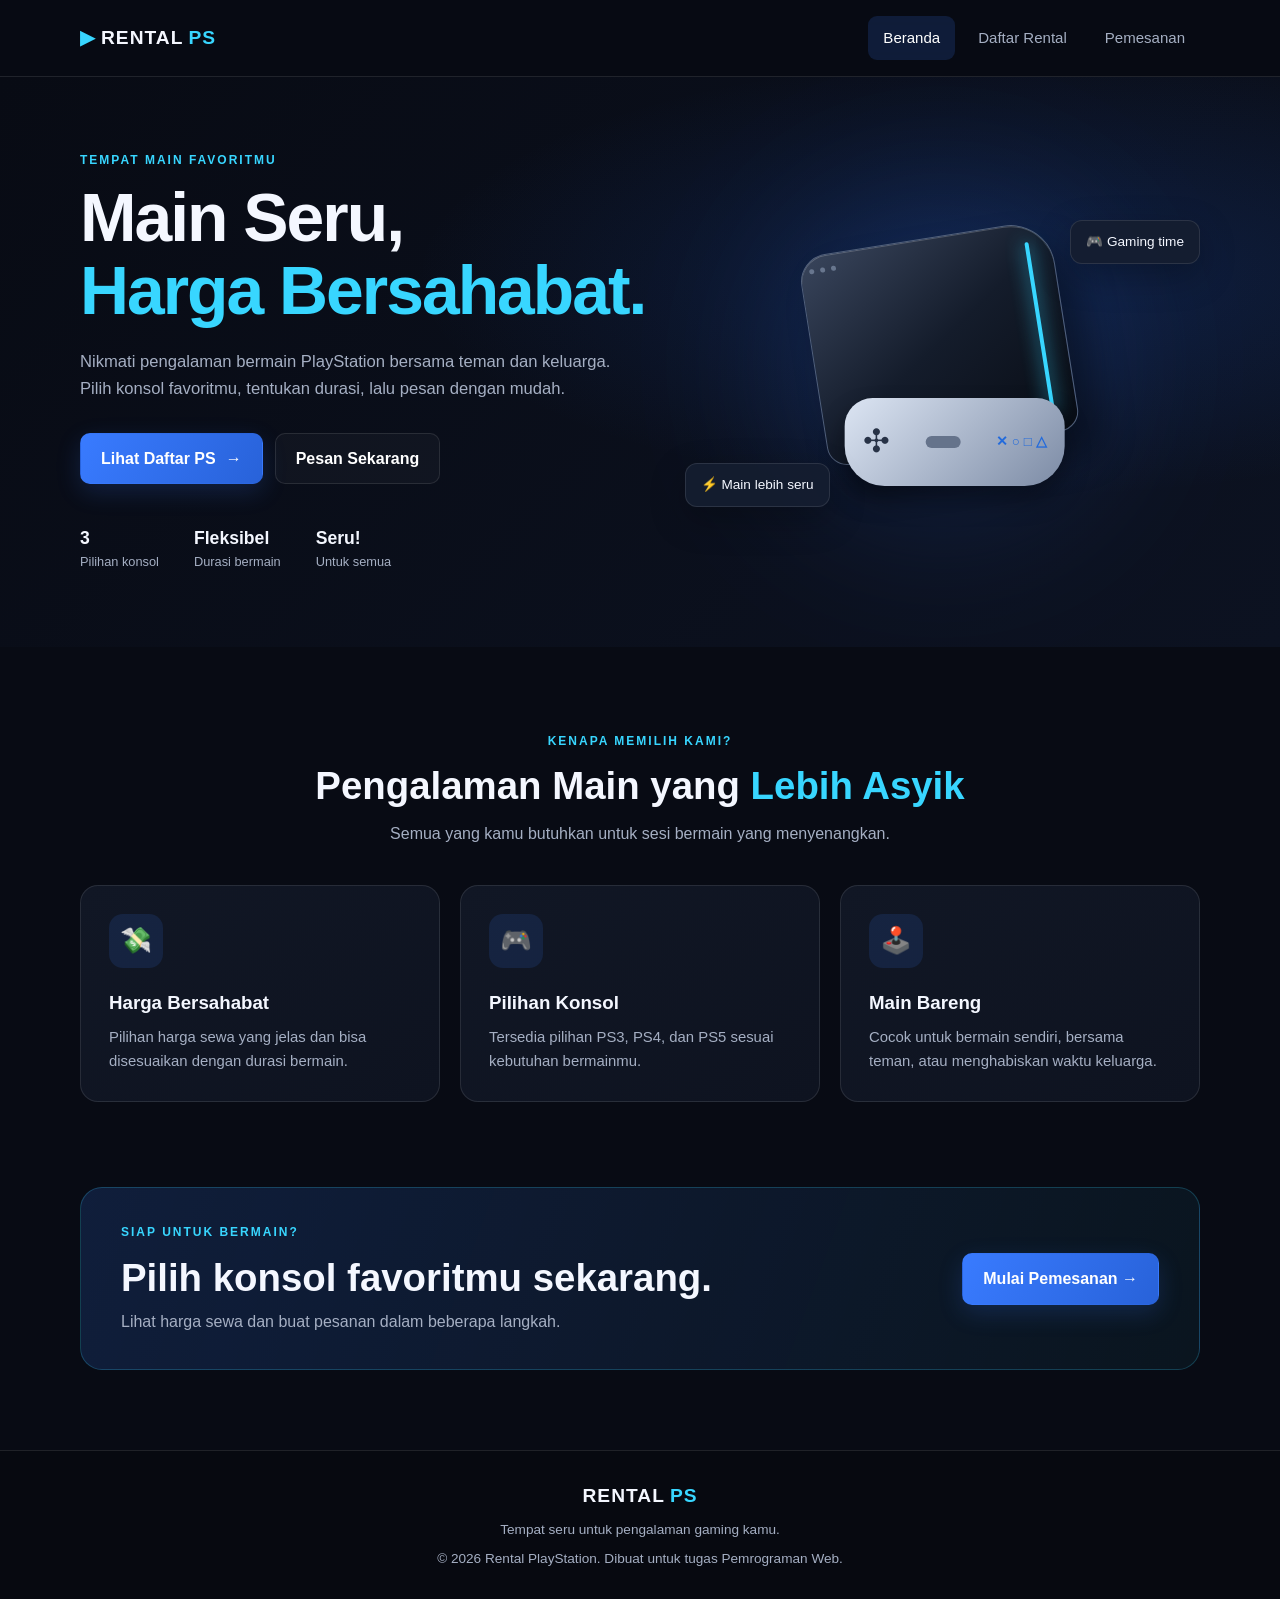
<file: index.html>
<!DOCTYPE html>
<html lang="id">
<head>
  <meta charset="UTF-8">
  <meta name="viewport" content="width=device-width, initial-scale=1.0">
  <meta name="description" content="Rental PlayStation - tempat bermain dan menyewa PlayStation dengan harga bersahabat.">
  <title>Beranda | Rental PlayStation</title>
  <link rel="stylesheet" href="style.css">
  <script src="script.js" defer></script>
</head>
<body>
  <header class="site-header">
    <nav class="navbar container">
      <a class="brand" href="index.html"><span class="brand-icon">▶</span> RENTAL<span class="brand-accent">PS</span></a>
      <button class="menu-toggle" type="button" aria-label="Buka menu" aria-expanded="false">☰</button>
      <ul class="nav-links">
        <li><a class="active" href="index.html">Beranda</a></li>
        <li><a href="rental.html">Daftar Rental</a></li>
        <li><a href="pemesanan.html">Pemesanan</a></li>
      </ul>
    </nav>
  </header>

  <main>
    <section class="hero">
      <div class="container hero-grid">
        <div class="hero-content">
          <p class="eyebrow">TEMPAT MAIN FAVORITMU</p>
          <h1>Main Seru,<br><span>Harga Bersahabat.</span></h1>
          <p class="hero-description">Nikmati pengalaman bermain PlayStation bersama teman dan keluarga. Pilih konsol favoritmu, tentukan durasi, lalu pesan dengan mudah.</p>
          <div class="hero-actions">
            <a class="btn btn-primary" href="rental.html">Lihat Daftar PS <span>→</span></a>
            <a class="btn btn-outline" href="pemesanan.html">Pesan Sekarang</a>
          </div>
          <div class="hero-stats">
            <div><strong>3</strong><span>Pilihan konsol</span></div>
            <div><strong>Fleksibel</strong><span>Durasi bermain</span></div>
            <div><strong>Seru!</strong><span>Untuk semua</span></div>
          </div>
        </div>
        <div class="hero-visual" aria-label="Ilustrasi konsol game">
          <div class="glow"></div>
          <div class="console-card">
            <div class="console-top"><span></span><span></span><span></span></div>
            <div class="console-body"><div class="console-light"></div></div>
            <div class="controller">
              <span class="dpad">✣</span><span class="controller-center"></span><span class="buttons">✕ ○ □ △</span>
            </div>
          </div>
          <div class="floating-tag tag-one">🎮 Gaming time</div>
          <div class="floating-tag tag-two">⚡ Main lebih seru</div>
        </div>
      </div>
    </section>

    <section class="section container">
      <div class="section-heading">
        <p class="eyebrow">KENAPA MEMILIH KAMI?</p>
        <h2>Pengalaman Main yang <span class="text-accent">Lebih Asyik</span></h2>
        <p>Semua yang kamu butuhkan untuk sesi bermain yang menyenangkan.</p>
      </div>
      <div class="feature-grid">
        <article class="feature-card"><div class="feature-icon">💸</div><h3>Harga Bersahabat</h3><p>Pilihan harga sewa yang jelas dan bisa disesuaikan dengan durasi bermain.</p></article>
        <article class="feature-card"><div class="feature-icon">🎮</div><h3>Pilihan Konsol</h3><p>Tersedia pilihan PS3, PS4, dan PS5 sesuai kebutuhan bermainmu.</p></article>
        <article class="feature-card"><div class="feature-icon">🕹️</div><h3>Main Bareng</h3><p>Cocok untuk bermain sendiri, bersama teman, atau menghabiskan waktu keluarga.</p></article>
      </div>
    </section>

    <section class="cta-section">
      <div class="container cta-box">
        <div><p class="eyebrow">SIAP UNTUK BERMAIN?</p><h2>Pilih konsol favoritmu sekarang.</h2><p>Lihat harga sewa dan buat pesanan dalam beberapa langkah.</p></div>
        <a class="btn btn-primary" href="pemesanan.html">Mulai Pemesanan →</a>
      </div>
    </section>
  </main>

  <footer class="site-footer">
    <div class="container footer-content"><a class="brand" href="index.html">RENTAL<span class="brand-accent">PS</span></a><p>Tempat seru untuk pengalaman gaming kamu.</p><small>© <span class="current-year"></span> Rental PlayStation. Dibuat untuk tugas Pemrograman Web.</small></div>
  </footer>
</body>
</html>
</file>
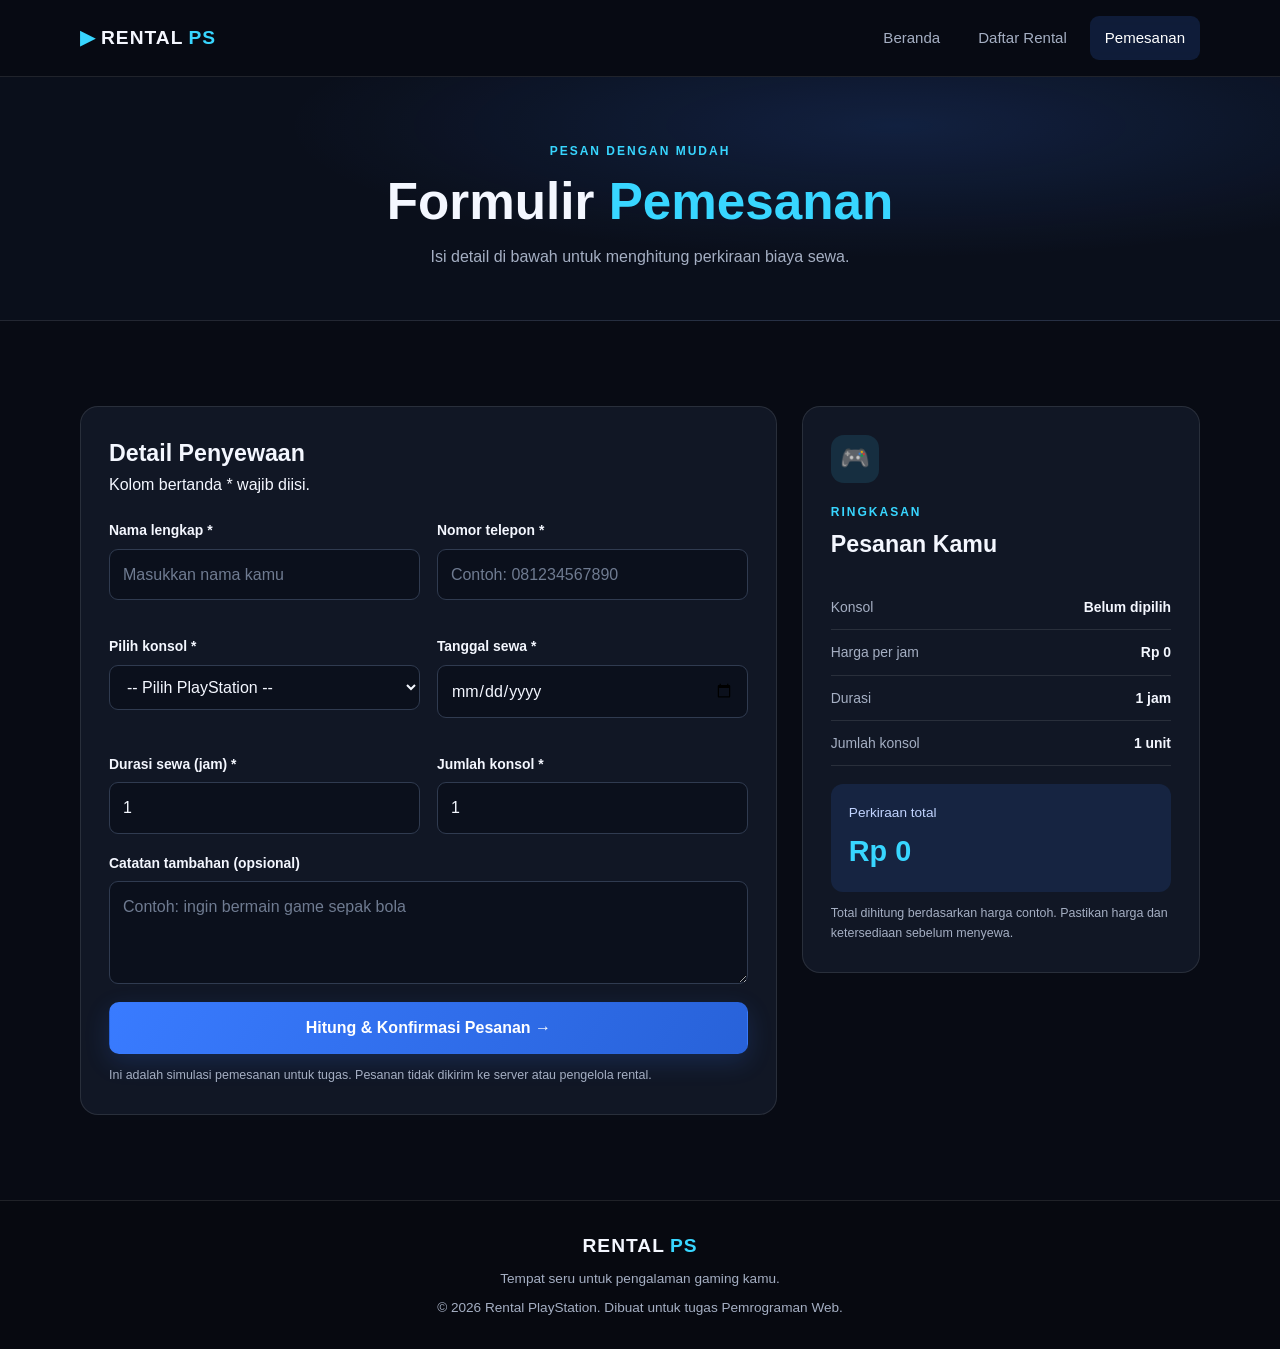
<file: pemesanan.html>
<!DOCTYPE html>
<html lang="id">
<head>
  <meta charset="UTF-8">
  <meta name="viewport" content="width=device-width, initial-scale=1.0">
  <title>Pemesanan | Rental PlayStation</title>
  <link rel="stylesheet" href="style.css">
  <script src="script.js" defer></script>
</head>
<body>
  <header class="site-header">
    <nav class="navbar container">
      <a class="brand" href="index.html"><span class="brand-icon">▶</span> RENTAL<span class="brand-accent">PS</span></a>
      <button class="menu-toggle" type="button" aria-label="Buka menu" aria-expanded="false">☰</button>
      <ul class="nav-links">
        <li><a href="index.html">Beranda</a></li>
        <li><a href="rental.html">Daftar Rental</a></li>
        <li><a class="active" href="pemesanan.html">Pemesanan</a></li>
      </ul>
    </nav>
  </header>

  <main>
    <section class="page-banner"><div class="container"><p class="eyebrow">PESAN DENGAN MUDAH</p><h1>Formulir <span class="text-accent">Pemesanan</span></h1><p>Isi detail di bawah untuk menghitung perkiraan biaya sewa.</p></div></section>
    <section class="section container booking-layout">
      <form id="booking-form" class="booking-form">
        <div class="form-heading"><h2>Detail Penyewaan</h2><p>Kolom bertanda * wajib diisi.</p></div>
        <div class="form-grid">
          <div class="form-group"><label for="customer-name">Nama lengkap *</label><input id="customer-name" name="customerName" type="text" placeholder="Masukkan nama kamu" required minlength="2"></div>
          <div class="form-group"><label for="phone">Nomor telepon *</label><input id="phone" name="phone" type="tel" placeholder="Contoh: 081234567890" required pattern="[0-9+ ()-]{8,18}"></div>
          <div class="form-group"><label for="console">Pilih konsol *</label><select id="console" name="console" required><option value="">-- Pilih PlayStation --</option><option value="ps3">PlayStation 3 — Rp5.000/jam</option><option value="ps4">PlayStation 4 — Rp10.000/jam</option><option value="ps5">PlayStation 5 — Rp15.000/jam</option></select></div>
          <div class="form-group"><label for="rental-date">Tanggal sewa *</label><input id="rental-date" name="rentalDate" type="date" required></div>
          <div class="form-group"><label for="duration">Durasi sewa (jam) *</label><input id="duration" name="duration" type="number" min="1" max="24" value="1" required></div>
          <div class="form-group"><label for="quantity">Jumlah konsol *</label><input id="quantity" name="quantity" type="number" min="1" max="5" value="1" required></div>
        </div>
        <div class="form-group"><label for="notes">Catatan tambahan (opsional)</label><textarea id="notes" name="notes" rows="3" placeholder="Contoh: ingin bermain game sepak bola"></textarea></div>
        <button class="btn btn-primary btn-full" type="submit">Hitung & Konfirmasi Pesanan →</button>
        <p class="form-disclaimer">Ini adalah simulasi pemesanan untuk tugas. Pesanan tidak dikirim ke server atau pengelola rental.</p>
      </form>

      <aside class="summary-card">
        <div class="summary-icon">🎮</div><p class="eyebrow">RINGKASAN</p><h2>Pesanan Kamu</h2>
        <div class="summary-line"><span>Konsol</span><strong id="summary-console">Belum dipilih</strong></div>
        <div class="summary-line"><span>Harga per jam</span><strong id="summary-price">Rp0</strong></div>
        <div class="summary-line"><span>Durasi</span><strong id="summary-duration">1 jam</strong></div>
        <div class="summary-line"><span>Jumlah konsol</span><strong id="summary-quantity">1 unit</strong></div>
        <div class="summary-total"><span>Perkiraan total</span><strong id="summary-total">Rp0</strong></div>
        <p class="summary-note">Total dihitung berdasarkan harga contoh. Pastikan harga dan ketersediaan sebelum menyewa.</p>
        <div id="booking-result" class="booking-result" role="status" aria-live="polite" hidden></div>
      </aside>
    </section>
  </main>

  <footer class="site-footer"><div class="container footer-content"><a class="brand" href="index.html">RENTAL<span class="brand-accent">PS</span></a><p>Tempat seru untuk pengalaman gaming kamu.</p><small>© <span class="current-year"></span> Rental PlayStation. Dibuat untuk tugas Pemrograman Web.</small></div></footer>
</body>
</html>
</file>
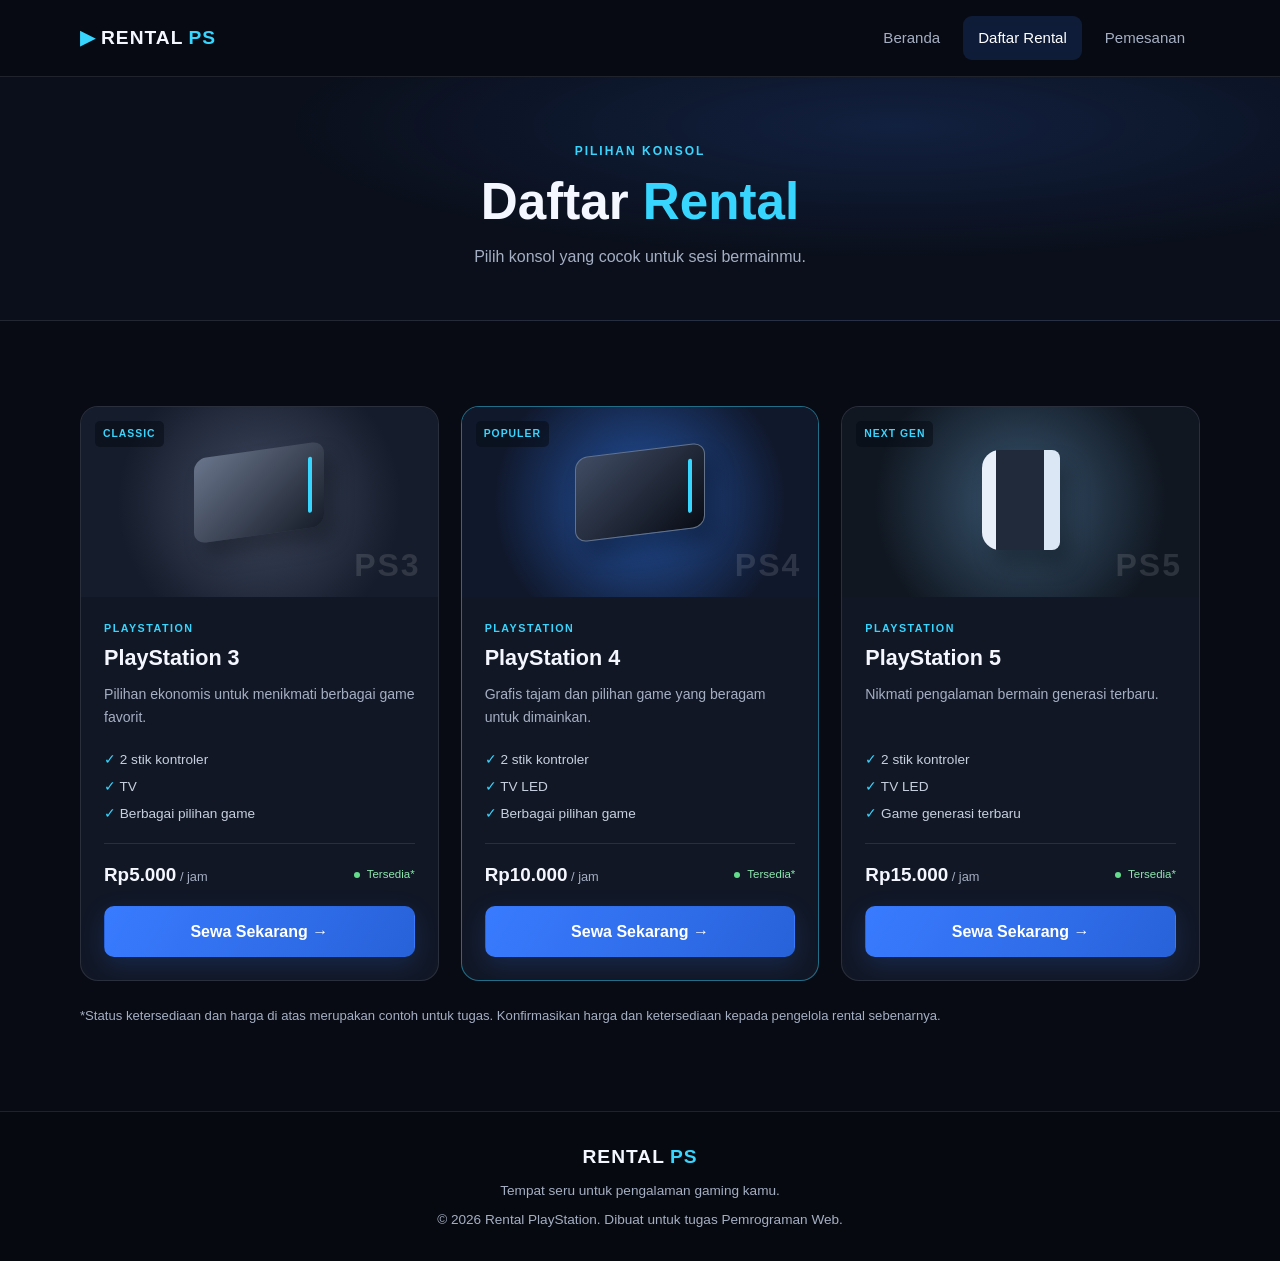
<file: rental.html>
<!DOCTYPE html>
<html lang="id">
<head>
  <meta charset="UTF-8">
  <meta name="viewport" content="width=device-width, initial-scale=1.0">
  <title>Daftar Rental | Rental PlayStation</title>
  <link rel="stylesheet" href="style.css">
  <script src="script.js" defer></script>
</head>
<body>
  <header class="site-header">
    <nav class="navbar container">
      <a class="brand" href="index.html"><span class="brand-icon">▶</span> RENTAL<span class="brand-accent">PS</span></a>
      <button class="menu-toggle" type="button" aria-label="Buka menu" aria-expanded="false">☰</button>
      <ul class="nav-links">
        <li><a href="index.html">Beranda</a></li>
        <li><a class="active" href="rental.html">Daftar Rental</a></li>
        <li><a href="pemesanan.html">Pemesanan</a></li>
      </ul>
    </nav>
  </header>

  <main>
    <section class="page-banner"><div class="container"><p class="eyebrow">PILIHAN KONSOL</p><h1>Daftar <span class="text-accent">Rental</span></h1><p>Pilih konsol yang cocok untuk sesi bermainmu.</p></div></section>
    <section class="section container">
      <div class="rental-grid">
        <article class="rental-card">
          <div class="product-art ps3-art"><span class="product-badge">CLASSIC</span><div class="mini-console ps3-console"><span></span></div><div class="product-symbol">PS3</div></div>
          <div class="rental-card-body"><p class="product-type">PLAYSTATION</p><h2>PlayStation 3</h2><p class="product-description">Pilihan ekonomis untuk menikmati berbagai game favorit.</p><ul class="spec-list"><li>✓ 2 stik kontroler</li><li>✓ TV</li><li>✓ Berbagai pilihan game</li></ul><div class="price-row"><div><strong>Rp5.000</strong><span> / jam</span></div><span class="availability"><i></i> Tersedia*</span></div><a class="btn btn-primary btn-full choose-console" href="pemesanan.html" data-console="ps3">Sewa Sekarang →</a></div>
        </article>
        <article class="rental-card featured-card">
          <div class="product-art ps4-art"><span class="product-badge">POPULER</span><div class="mini-console ps4-console"><span></span></div><div class="product-symbol">PS4</div></div>
          <div class="rental-card-body"><p class="product-type">PLAYSTATION</p><h2>PlayStation 4</h2><p class="product-description">Grafis tajam dan pilihan game yang beragam untuk dimainkan.</p><ul class="spec-list"><li>✓ 2 stik kontroler</li><li>✓ TV LED</li><li>✓ Berbagai pilihan game</li></ul><div class="price-row"><div><strong>Rp10.000</strong><span> / jam</span></div><span class="availability"><i></i> Tersedia*</span></div><a class="btn btn-primary btn-full choose-console" href="pemesanan.html" data-console="ps4">Sewa Sekarang →</a></div>
        </article>
        <article class="rental-card">
          <div class="product-art ps5-art"><span class="product-badge">NEXT GEN</span><div class="mini-console ps5-console"><span></span></div><div class="product-symbol">PS5</div></div>
          <div class="rental-card-body"><p class="product-type">PLAYSTATION</p><h2>PlayStation 5</h2><p class="product-description">Nikmati pengalaman bermain generasi terbaru.</p><ul class="spec-list"><li>✓ 2 stik kontroler</li><li>✓ TV LED</li><li>✓ Game generasi terbaru</li></ul><div class="price-row"><div><strong>Rp15.000</strong><span> / jam</span></div><span class="availability"><i></i> Tersedia*</span></div><a class="btn btn-primary btn-full choose-console" href="pemesanan.html" data-console="ps5">Sewa Sekarang →</a></div>
        </article>
      </div>
      <p class="note">*Status ketersediaan dan harga di atas merupakan contoh untuk tugas. Konfirmasikan harga dan ketersediaan kepada pengelola rental sebenarnya.</p>
    </section>
  </main>

  <footer class="site-footer"><div class="container footer-content"><a class="brand" href="index.html">RENTAL<span class="brand-accent">PS</span></a><p>Tempat seru untuk pengalaman gaming kamu.</p><small>© <span class="current-year"></span> Rental PlayStation. Dibuat untuk tugas Pemrograman Web.</small></div></footer>
</body>
</html>
</file>
<file: style.css>
:root {
  --bg: #080b14;
  --panel: #111725;
  --panel-light: #171f30;
  --text: #f4f7ff;
  --muted: #a5afc3;
  --blue: #397bff;
  --cyan: #38d6ff;
  --border: rgba(255,255,255,.1);
  --radius: 18px;
}
* { box-sizing: border-box; margin: 0; padding: 0; }
html { scroll-behavior: smooth; }
body { background: var(--bg); color: var(--text); font-family: Arial, Helvetica, sans-serif; line-height: 1.6; }
a { color: inherit; text-decoration: none; }
button, input, select, textarea { font: inherit; }
.container { width: min(1120px, calc(100% - 40px)); margin: 0 auto; }
.site-header { background: rgba(8,11,20,.94); border-bottom: 1px solid var(--border); position: sticky; top: 0; z-index: 10; backdrop-filter: blur(14px); }
.navbar { min-height: 76px; display: flex; justify-content: space-between; align-items: center; gap: 24px; }
.brand { font-size: 1.2rem; font-weight: 900; letter-spacing: 1px; display: inline-flex; align-items: center; gap: 5px; }
.brand-icon, .brand-accent { color: var(--cyan); }
.nav-links { list-style: none; display: flex; gap: 8px; align-items: center; }
.nav-links a { display: block; padding: 10px 15px; color: var(--muted); border-radius: 9px; font-size: .94rem; transition: .2s; }
.nav-links a:hover, .nav-links a.active { color: white; background: rgba(57,123,255,.16); }
.menu-toggle { display: none; color: white; background: none; border: 1px solid var(--border); padding: 5px 10px; border-radius: 8px; font-size: 1.3rem; }
.hero { overflow: hidden; background: radial-gradient(ellipse at 80% 35%, rgba(29,92,213,.2), transparent 42%), linear-gradient(135deg,#080b14,#0c1221); }
.hero-grid { display: grid; grid-template-columns: 1.05fr .95fr; align-items: center; min-height: 570px; padding-top: 55px; padding-bottom: 55px; gap: 35px; }
.eyebrow { color: var(--cyan); font-size: .75rem; letter-spacing: 2px; font-weight: 800; margin-bottom: 12px; }
.hero h1 { font-size: clamp(2.8rem, 5.3vw, 4.7rem); line-height: 1.07; letter-spacing: -2px; margin-bottom: 22px; }
.hero h1 span { color: var(--cyan); }
.hero-description { color: var(--muted); max-width: 540px; font-size: 1.04rem; }
.hero-actions { display: flex; gap: 12px; flex-wrap: wrap; margin-top: 30px; }
.btn { display: inline-flex; justify-content: center; align-items: center; gap: 10px; padding: 12px 20px; border: 1px solid transparent; border-radius: 10px; font-weight: 700; cursor: pointer; transition: transform .2s, background .2s; text-align: center; }
.btn:hover { transform: translateY(-2px); }
.btn-primary { color: white; background: linear-gradient(120deg,var(--blue),#2862d9); box-shadow: 0 8px 24px rgba(57,123,255,.18); }
.btn-primary:hover { background: #2867eb; }
.btn-outline { border-color: var(--border); color: white; background: rgba(255,255,255,.03); }
.btn-outline:hover { background: rgba(255,255,255,.08); }
.btn-full { width: 100%; }
.hero-stats { display: flex; gap: 35px; margin-top: 40px; flex-wrap: wrap; }
.hero-stats div { display: flex; flex-direction: column; }
.hero-stats strong { font-size: 1.1rem; }
.hero-stats span { color: var(--muted); font-size: .8rem; }
.hero-visual { min-height: 380px; position: relative; display: grid; place-items: center; }
.glow { position: absolute; width: 300px; height: 300px; background: var(--blue); opacity: .2; filter: blur(90px); border-radius: 50%; }
.console-card { position: relative; width: 290px; height: 250px; transform: rotate(-9deg); }
.console-top { display: flex; gap: 6px; position: absolute; top: 13px; left: 28px; z-index: 2; }
.console-top span { width: 5px; height: 5px; border-radius: 50%; background: #68768e; }
.console-body { position: absolute; inset: 0 18px 38px 18px; border-radius: 28px 45px 20px 20px; background: linear-gradient(145deg,#39455c,#141c2b 50%,#080c14); border: 1px solid #52617b; box-shadow: 18px 25px 35px rgba(0,0,0,.4), inset 0 1px rgba(255,255,255,.2); }
.console-light { position: absolute; width: 4px; height: 82%; top: 9%; right: 22px; border-radius: 8px; background: var(--cyan); box-shadow: 0 0 18px var(--cyan); }
.controller { position: absolute; bottom: 0; left: 50%; transform: translateX(-50%) rotate(9deg); width: 220px; height: 88px; background: linear-gradient(135deg,#dce5f3,#7c8ba5); border-radius: 28px 28px 40px 40px; color: #273246; display: flex; align-items: center; justify-content: space-around; box-shadow: 0 14px 25px rgba(0,0,0,.35); }
.dpad { font-size: 2rem; }
.controller-center { width: 35px; height: 12px; border-radius: 10px; background: #65738b; }
.buttons { color: #236bdc; font-size: .85rem; font-weight: bold; }
.floating-tag { position: absolute; padding: 10px 15px; background: rgba(21,30,48,.92); border: 1px solid var(--border); border-radius: 12px; box-shadow: 0 12px 35px rgba(0,0,0,.25); font-size: .85rem; }
.tag-one { top: 48px; right: 0; }
.tag-two { bottom: 45px; left: 0; }
.section { padding-top: 85px; padding-bottom: 85px; }
.section-heading { text-align: center; margin: 0 auto 38px; max-width: 650px; }
.section-heading h2, .cta-box h2 { font-size: clamp(1.8rem,3vw,2.5rem); line-height: 1.2; margin-bottom: 12px; }
.section-heading > p:last-child, .cta-box p:not(.eyebrow) { color: var(--muted); }
.text-accent { color: var(--cyan); }
.feature-grid { display: grid; grid-template-columns: repeat(3,1fr); gap: 20px; }
.feature-card { background: linear-gradient(145deg,var(--panel),#0e1320); border: 1px solid var(--border); padding: 28px; border-radius: var(--radius); }
.feature-icon { width: 54px; height: 54px; display: grid; place-items: center; font-size: 1.6rem; background: rgba(57,123,255,.13); border-radius: 14px; margin-bottom: 20px; }
.feature-card h3 { margin-bottom: 8px; }
.feature-card p { color: var(--muted); font-size: .93rem; }
.cta-section { padding: 0 0 80px; }
.cta-box { display: flex; align-items: center; justify-content: space-between; gap: 25px; padding: 35px 40px; border-radius: 22px; border: 1px solid rgba(56,214,255,.22); background: linear-gradient(110deg,rgba(57,123,255,.17),rgba(56,214,255,.05)); }
.cta-box h2 { margin-bottom: 8px; }
.site-footer { border-top: 1px solid var(--border); padding: 30px 0; background: #070910; }
.footer-content { display: flex; flex-direction: column; align-items: center; text-align: center; gap: 7px; }
.footer-content p, .footer-content small { color: var(--muted); font-size: .85rem; }
.page-banner { padding: 65px 0 50px; background: radial-gradient(ellipse at 70% 20%,rgba(57,123,255,.16),transparent 48%),#0a0f1b; border-bottom: 1px solid var(--border); text-align: center; }
.page-banner h1 { font-size: clamp(2.3rem,4vw,3.5rem); line-height: 1.15; margin-bottom: 12px; }
.page-banner p:last-child { color: var(--muted); }
.rental-grid { display: grid; grid-template-columns: repeat(3,1fr); gap: 22px; align-items: stretch; }
.rental-card { border: 1px solid var(--border); border-radius: var(--radius); overflow: hidden; background: var(--panel); transition: transform .2s,border-color .2s; }
.rental-card:hover { transform: translateY(-5px); border-color: rgba(56,214,255,.4); }
.featured-card { border-color: rgba(56,214,255,.45); }
.product-art { height: 190px; position: relative; display: grid; place-items: center; overflow: hidden; }
.ps3-art { background: radial-gradient(circle at 50% 50%,#414b62,#151c2b 70%); }
.ps4-art { background: radial-gradient(circle at 50% 50%,#2454a5,#10182c 72%); }
.ps5-art { background: radial-gradient(circle at 50% 50%,#3a5772,#101721 72%); }
.product-badge { position: absolute; top: 14px; left: 14px; font-size: .65rem; font-weight: 800; letter-spacing: 1px; padding: 5px 8px; border-radius: 5px; background: rgba(7,11,20,.55); color: var(--cyan); }
.mini-console { position: absolute; width: 130px; height: 85px; top: 43px; border-radius: 12px; box-shadow: 10px 15px 20px rgba(0,0,0,.3); }
.mini-console span { position: absolute; width: 4px; height: 65%; right: 12px; top: 17%; background: var(--cyan); border-radius: 4px; }
.ps3-console { background: linear-gradient(140deg,#69758b,#171d29); transform: skewY(-8deg); }
.ps4-console { background: linear-gradient(140deg,#404c64,#080c15); transform: skewY(-7deg); border: 1px solid #65738a; }
.ps5-console { width: 78px; height: 100px; border-radius: 18px 8px 8px 18px; background: linear-gradient(90deg,#e9eff8 0 18%,#202a3b 18% 80%,#dbe7f5 80%); }
.ps5-console span { display: none; }
.product-symbol { position: absolute; bottom: 5px; right: 17px; font-weight: 900; font-size: 2rem; letter-spacing: 2px; color: rgba(255,255,255,.12); }
.rental-card-body { padding: 23px; }
.product-type { color: var(--cyan); font-size: .67rem; letter-spacing: 1.5px; font-weight: 800; }
.rental-card h2 { font-size: 1.35rem; margin: 4px 0 8px; }
.product-description { color: var(--muted); font-size: .88rem; min-height: 48px; }
.spec-list { list-style: none; color: #c7d0df; font-size: .85rem; margin: 18px 0; display: grid; gap: 5px; }
.spec-list li::first-letter { color: var(--cyan); }
.price-row { display: flex; justify-content: space-between; align-items: center; border-top: 1px solid var(--border); padding: 16px 0; margin-top: 12px; gap: 8px; }
.price-row strong { font-size: 1.18rem; }
.price-row div span { color: var(--muted); font-size: .8rem; }
.availability { color: #8ee8b0; font-size: .72rem; white-space: nowrap; }
.availability i { display: inline-block; width: 6px; height: 6px; border-radius: 50%; background: #63dc8c; margin-right: 4px; }
.note { margin-top: 24px; color: var(--muted); font-size: .82rem; }
.booking-layout { display: grid; grid-template-columns: 1.4fr .8fr; gap: 25px; align-items: start; }
.booking-form, .summary-card { border: 1px solid var(--border); background: var(--panel); border-radius: var(--radius); padding: 28px; }
.form-heading { margin-bottom: 22px; }
.form-heading h2, .summary-card h2 { font-size: 1.45rem; }z
.form-heading p { color: var(--muted); font-size: .85rem; }
.form-grid { display: grid; grid-template-columns: repeat(2,1fr); gap: 17px; }
.form-group { display: flex; flex-direction: column; gap: 7px; margin-bottom: 18px; }
.form-group label { font-size: .87rem; font-weight: 700; }
.form-group input, .form-group select, .form-group textarea { width: 100%; border: 1px solid #303b50; border-radius: 9px; background: #0b101c; color: var(--text); padding: 12px 13px; outline: none; }
.form-group input:focus, .form-group select:focus, .form-group textarea:focus { border-color: var(--cyan); box-shadow: 0 0 0 3px rgba(56,214,255,.09); }
.form-group input::placeholder, .form-group textarea::placeholder { color: #6f7b91; }
.form-disclaimer, .summary-note { color: var(--muted); font-size: .78rem; margin-top: 12px; }
.summary-card { position: sticky; top: 100px; }
.summary-icon { width: 48px; height: 48px; display: grid; place-items: center; font-size: 1.5rem; background: rgba(56,214,255,.12); border-radius: 13px; margin-bottom: 20px; }
.summary-card .eyebrow { margin-bottom: 4px; }
.summary-card h2 { margin-bottom: 22px; }
.summary-line { display: flex; justify-content: space-between; gap: 14px; padding: 11px 0; border-bottom: 1px solid var(--border); font-size: .87rem; }
.summary-line span { color: var(--muted); }
.summary-line strong { text-align: right; }
.summary-total { margin-top: 18px; padding: 18px; border-radius: 12px; background: rgba(57,123,255,.13); display: flex; flex-direction: column; gap: 4px; }
.summary-total span { color: #c2d4ff; font-size: .85rem; }
.summary-total strong { color: var(--cyan); font-size: 1.8rem; }
.booking-result { margin-top: 18px; border-radius: 10px; padding: 14px; font-size: .87rem; background: rgba(42,185,110,.12); border: 1px solid rgba(42,185,110,.35); overflow-wrap: anywhere; }
.booking-result.error { background: rgba(255,80,80,.1); border-color: rgba(255,80,80,.35); }
@media (max-width: 850px) {
  .hero-grid { grid-template-columns: 1fr; padding-top: 65px; }
  .hero-content { text-align: center; }
  .hero-description { margin: 0 auto; }
  .hero-actions, .hero-stats { justify-content: center; }
  .hero-visual { min-height: 330px; }
  .feature-grid, .rental-grid { grid-template-columns: repeat(2,1fr); }
  .booking-layout { grid-template-columns: 1fr; }
  .summary-card { position: static; }
}
@media (max-width: 600px) {
  .container { width: min(100% - 28px,1120px); }
  .navbar { min-height: 68px; flex-wrap: wrap; padding-top: 12px; padding-bottom: 12px; }
  .menu-toggle { display: block; }
  .nav-links { display: none; flex-basis: 100%; flex-direction: column; align-items: stretch; gap: 2px; padding-bottom: 5px; }
  .nav-links.open { display: flex; }
  .nav-links a { padding: 10px 12px; }
  .hero-grid { padding-top: 45px; padding-bottom: 35px; }
  .hero h1 { font-size: 2.65rem; letter-spacing: -1px; }
  .hero-description { font-size: .95rem; }
  .hero-stats { gap: 20px; }
  .hero-visual { min-height: 285px; transform: scale(.88); }
  .tag-one { right: -3px; }
  .tag-two { left: -3px; }
  .section { padding-top: 60px; padding-bottom: 60px; }
  .feature-grid, .rental-grid, .form-grid { grid-template-columns: 1fr; }
  .cta-box { align-items: flex-start; flex-direction: column; padding: 27px 23px; }
  .page-banner { padding: 48px 0 38px; }
  .booking-form, .summary-card { padding: 21px; }
  .product-description { min-height: 0; }
}
</file>
